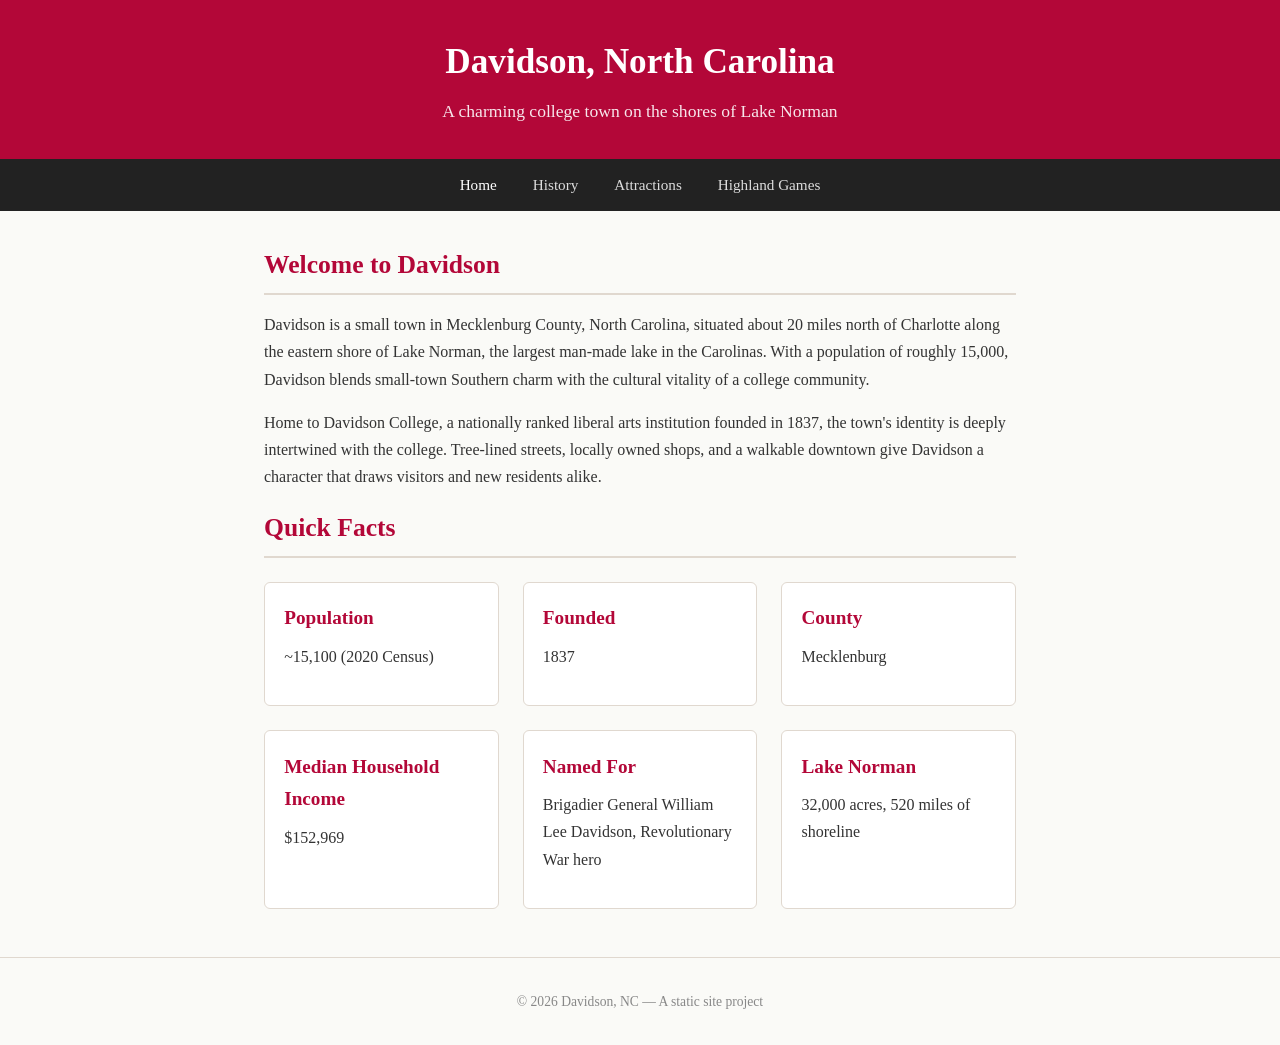
<file: index.html>
<!DOCTYPE html>
<html lang="en">
<head>
  <meta charset="UTF-8">
  <meta name="viewport" content="width=device-width, initial-scale=1.0">
  <title>Davidson, NC</title>
  <link rel="stylesheet" href="style.css">
</head>
<body>
  <header>
    <h1>Davidson, North Carolina</h1>
    <p>A charming college town on the shores of Lake Norman</p>
  </header>
  <nav>
    <a href="index.html" class="active">Home</a>
    <a href="history.html">History</a>
    <a href="attractions.html">Attractions</a>
    <a href="highland-games.html">Highland Games</a>
  </nav>
  <main>
    <h2>Welcome to Davidson</h2>
    <p>
      Davidson is a small town in Mecklenburg County, North Carolina, situated about
      20 miles north of Charlotte along the eastern shore of Lake Norman, the largest
      man-made lake in the Carolinas. With a population of roughly 15,000, Davidson
      blends small-town Southern charm with the cultural vitality of a college community.
    </p>
    <p>
      Home to Davidson College, a nationally ranked liberal arts institution founded in
      1837, the town's identity is deeply intertwined with the college. Tree-lined streets,
      locally owned shops, and a walkable downtown give Davidson a character that draws
      visitors and new residents alike.
    </p>

    <h2>Quick Facts</h2>
    <div class="card-grid">
      <div class="card">
        <h3>Population</h3>
        <p>~15,100 (2020 Census)</p>
      </div>
      <div class="card">
        <h3>Founded</h3>
        <p>1837</p>
      </div>
      <div class="card">
        <h3>County</h3>
        <p>Mecklenburg</p>
      </div>
      <div class="card">
        <h3>Median Household Income</h3>
        <p>$152,969</p>
      </div>
      <div class="card">
        <h3>Named For</h3>
        <p>Brigadier General William Lee Davidson, Revolutionary War hero</p>
      </div>
      <div class="card">
        <h3>Lake Norman</h3>
        <p>32,000 acres, 520 miles of shoreline</p>
      </div>
    </div>
  </main>
  <footer>
    <p>&copy; 2026 Davidson, NC &mdash; A static site project</p>
  </footer>
</body>
</html>
</file>
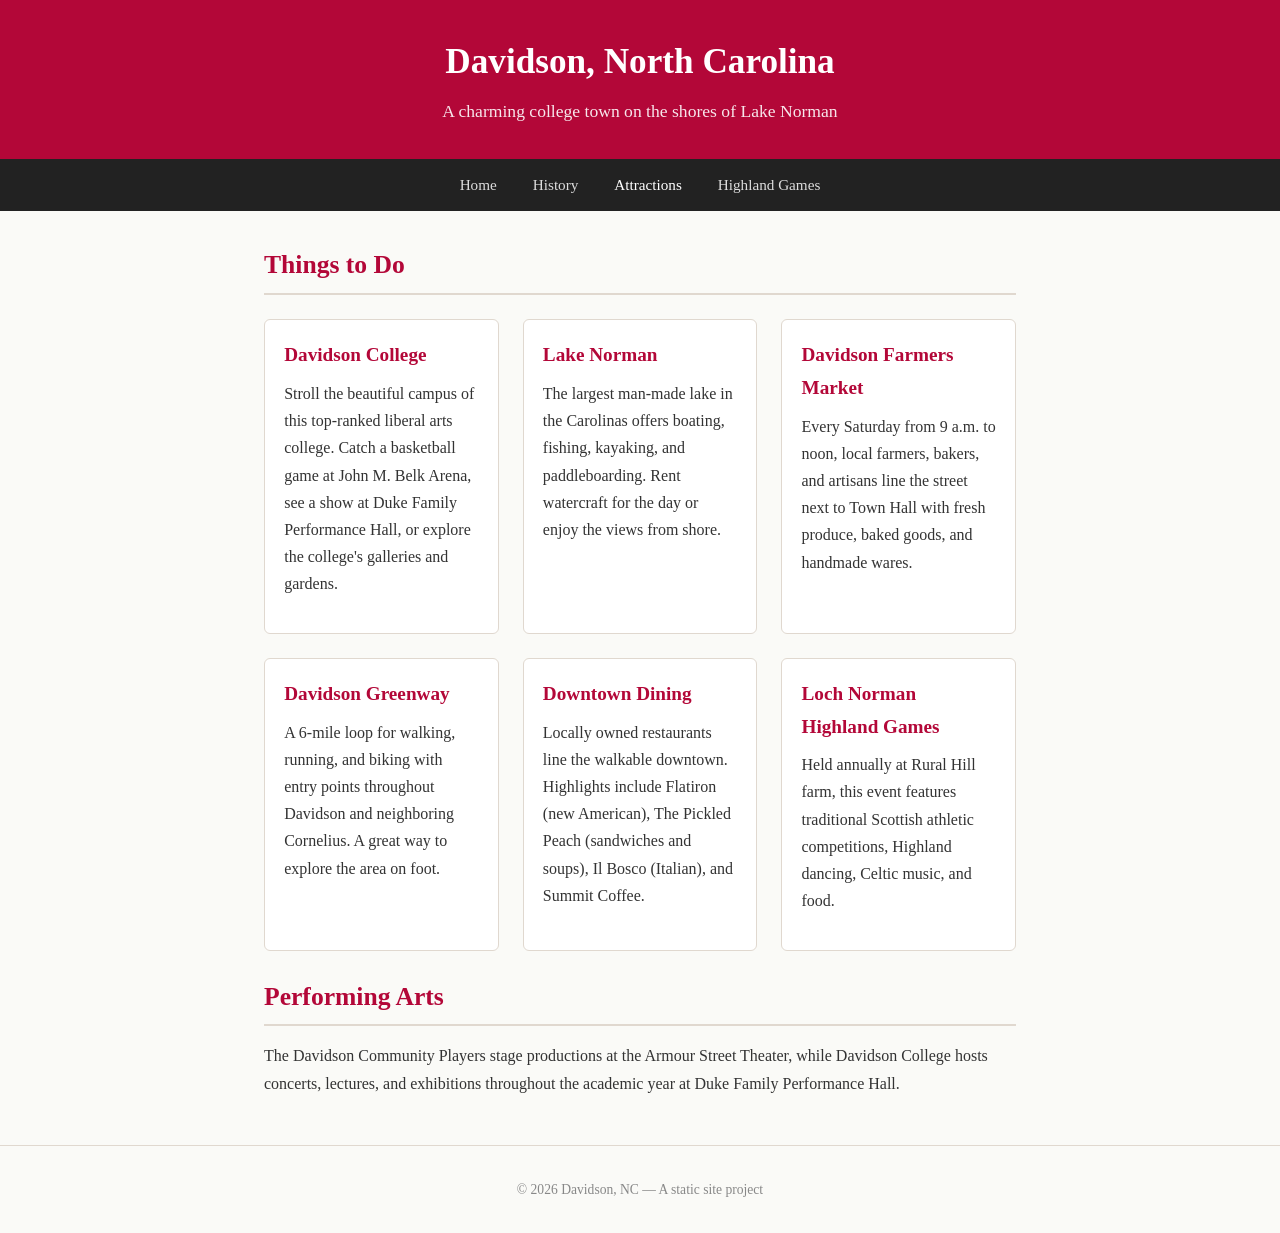
<file: attractions.html>
<!DOCTYPE html>
<html lang="en">
<head>
  <meta charset="UTF-8">
  <meta name="viewport" content="width=device-width, initial-scale=1.0">
  <title>Attractions &mdash; Davidson, NC</title>
  <link rel="stylesheet" href="style.css">
</head>
<body>
  <header>
    <h1>Davidson, North Carolina</h1>
    <p>A charming college town on the shores of Lake Norman</p>
  </header>
  <nav>
    <a href="index.html">Home</a>
    <a href="history.html">History</a>
    <a href="attractions.html" class="active">Attractions</a>
    <a href="highland-games.html">Highland Games</a>
  </nav>
  <main>
    <h2>Things to Do</h2>

    <div class="card-grid">
      <div class="card">
        <h3>Davidson College</h3>
        <p>
          Stroll the beautiful campus of this top-ranked liberal arts college. Catch a
          basketball game at John M. Belk Arena, see a show at Duke Family Performance
          Hall, or explore the college's galleries and gardens.
        </p>
      </div>

      <div class="card">
        <h3>Lake Norman</h3>
        <p>
          The largest man-made lake in the Carolinas offers boating, fishing, kayaking,
          and paddleboarding. Rent watercraft for the day or enjoy the views from shore.
        </p>
      </div>

      <div class="card">
        <h3>Davidson Farmers Market</h3>
        <p>
          Every Saturday from 9 a.m. to noon, local farmers, bakers, and artisans line
          the street next to Town Hall with fresh produce, baked goods, and handmade wares.
        </p>
      </div>

      <div class="card">
        <h3>Davidson Greenway</h3>
        <p>
          A 6-mile loop for walking, running, and biking with entry points throughout
          Davidson and neighboring Cornelius. A great way to explore the area on foot.
        </p>
      </div>

      <div class="card">
        <h3>Downtown Dining</h3>
        <p>
          Locally owned restaurants line the walkable downtown. Highlights include
          Flatiron (new American), The Pickled Peach (sandwiches and soups),
          Il Bosco (Italian), and Summit Coffee.
        </p>
      </div>

      <div class="card">
        <h3>Loch Norman Highland Games</h3>
        <p>
          Held annually at Rural Hill farm, this event features traditional Scottish
          athletic competitions, Highland dancing, Celtic music, and food.
        </p>
      </div>
    </div>

    <h2>Performing Arts</h2>
    <p>
      The Davidson Community Players stage productions at the Armour Street Theater,
      while Davidson College hosts concerts, lectures, and exhibitions throughout the
      academic year at Duke Family Performance Hall.
    </p>
  </main>
  <footer>
    <p>&copy; 2026 Davidson, NC &mdash; A static site project</p>
  </footer>
</body>
</html>
</file>
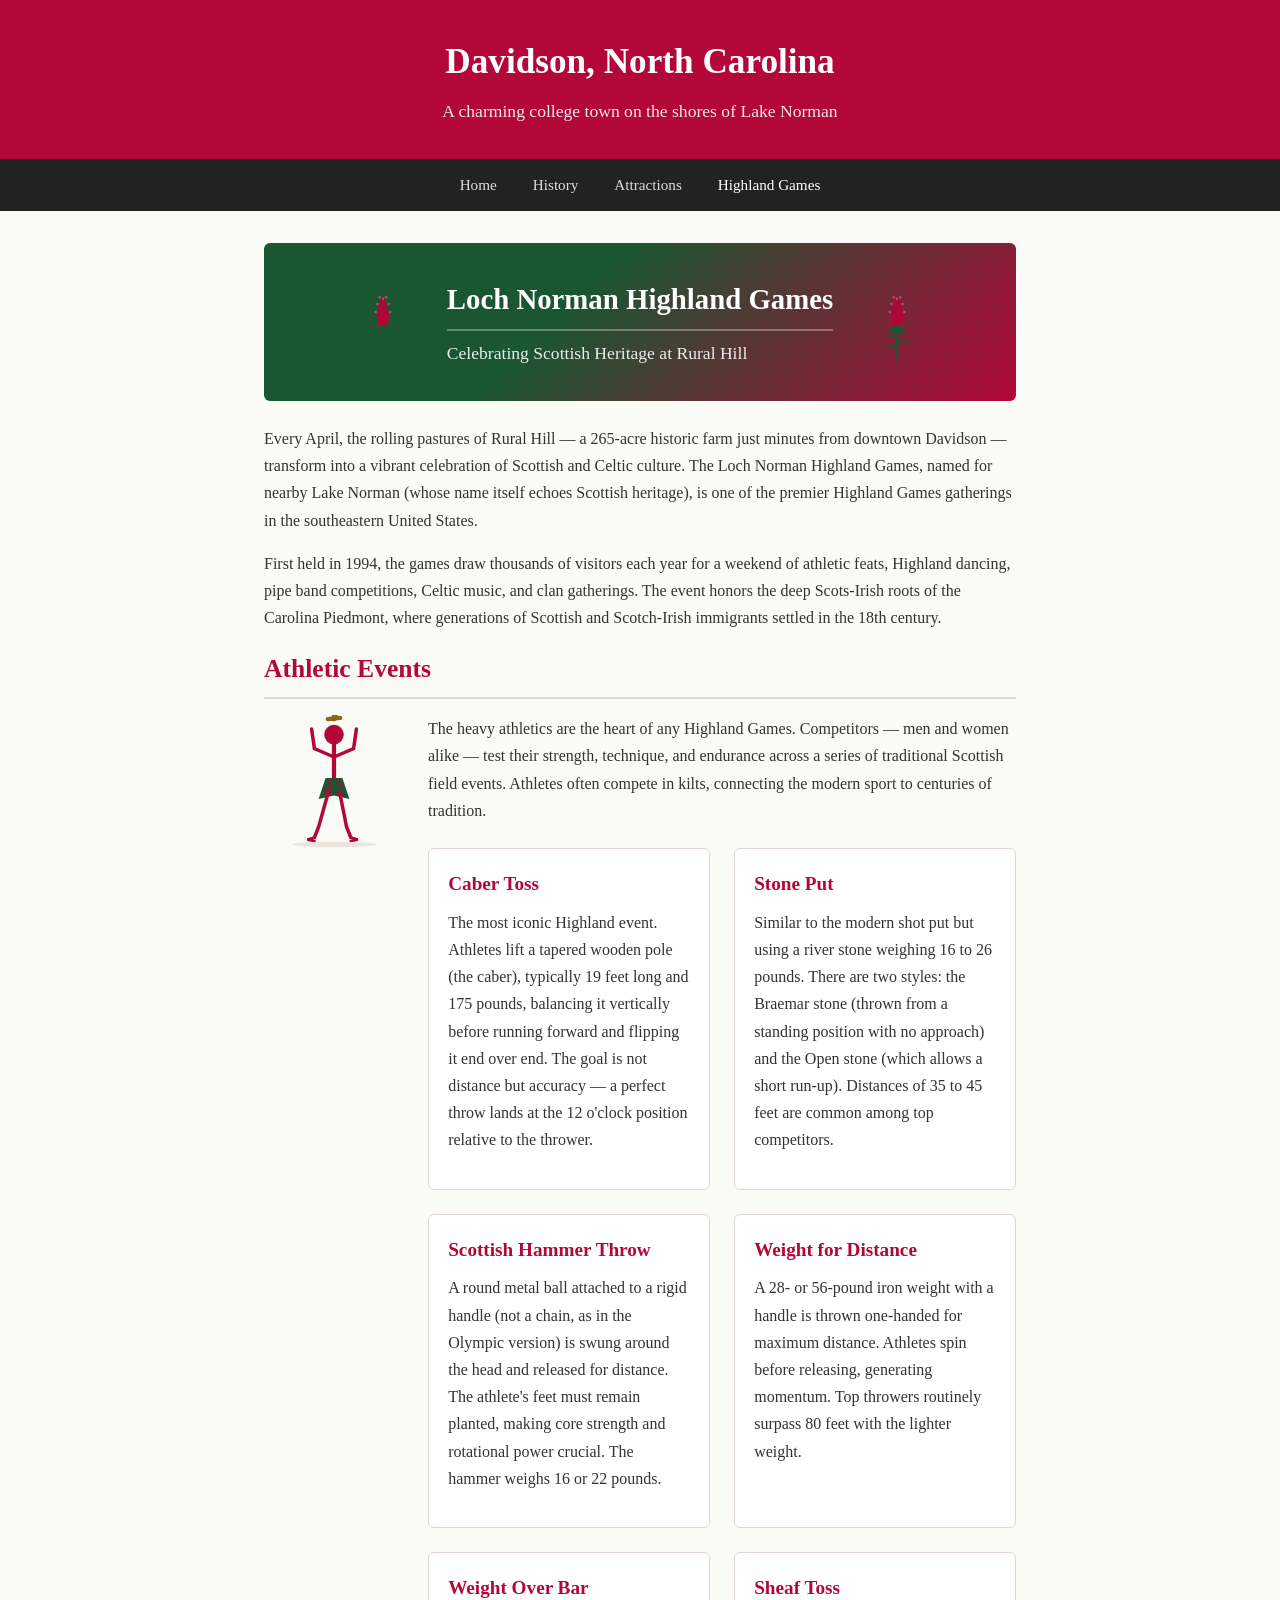
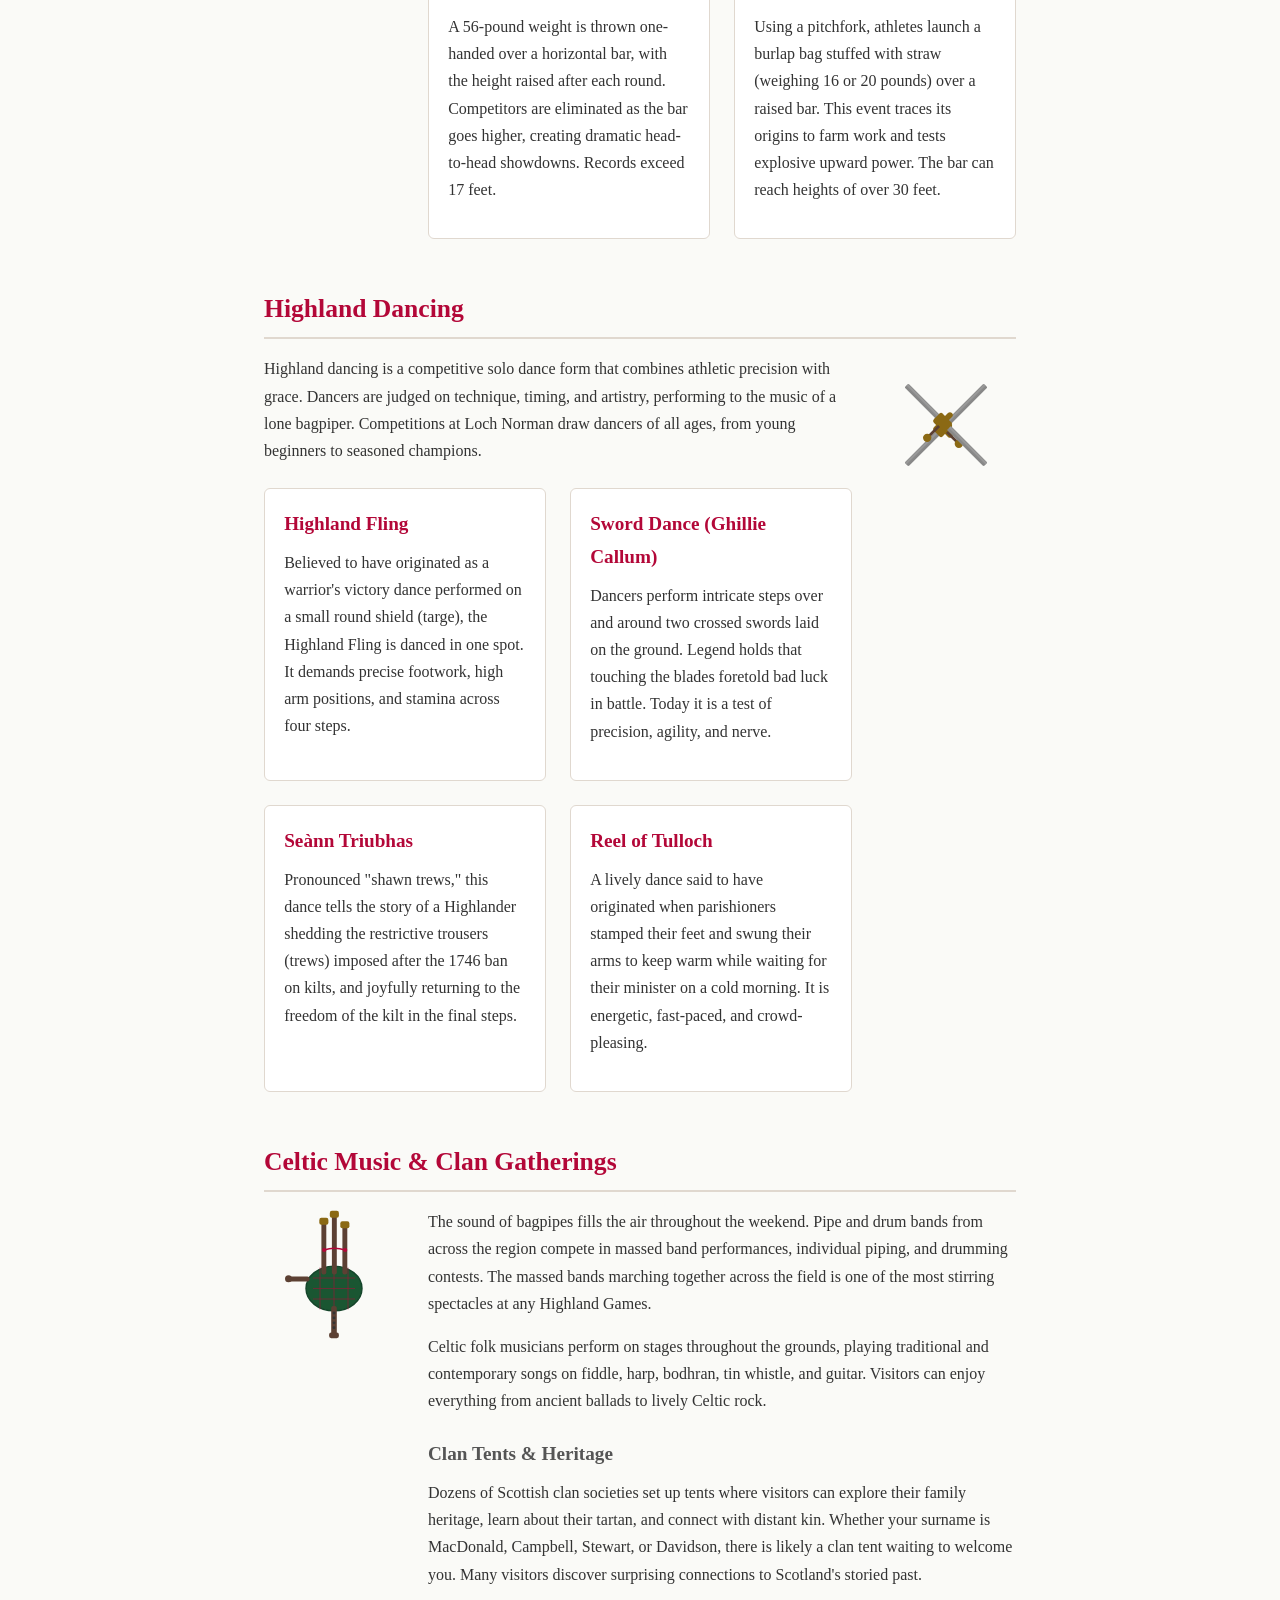
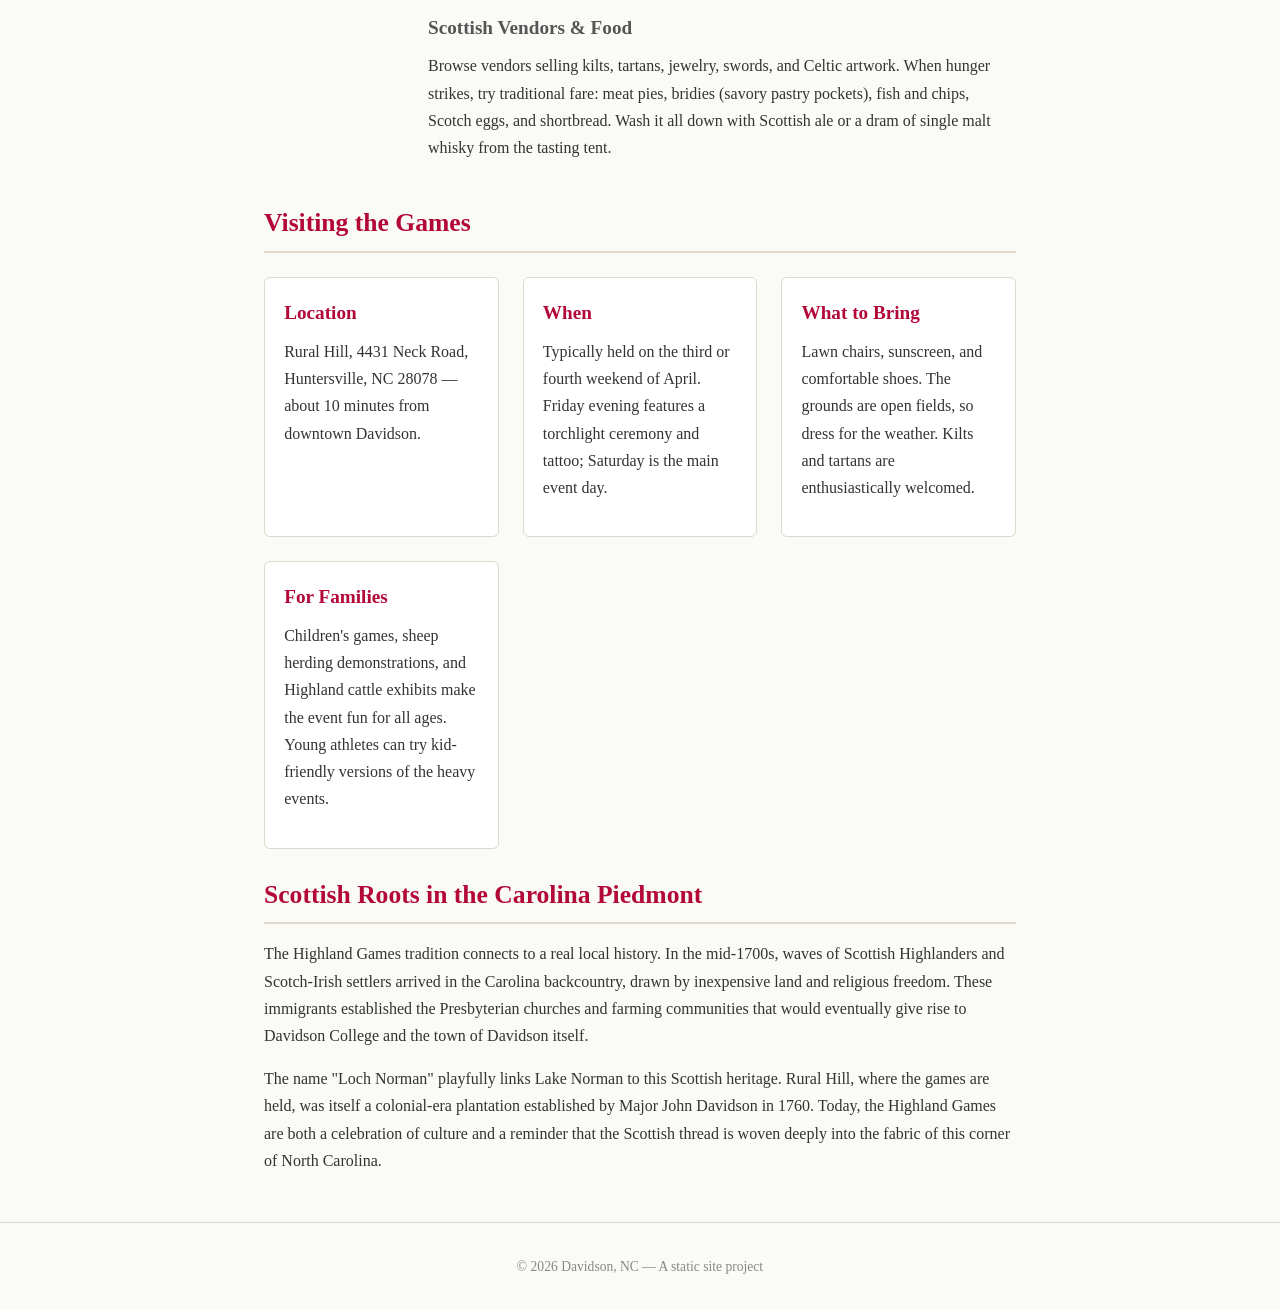
<file: highland-games.html>
<!DOCTYPE html>
<html lang="en">
<head>
  <meta charset="UTF-8">
  <meta name="viewport" content="width=device-width, initial-scale=1.0">
  <title>Highland Games &mdash; Davidson, NC</title>
  <link rel="stylesheet" href="style.css">
</head>
<body>
  <header>
    <h1>Davidson, North Carolina</h1>
    <p>A charming college town on the shores of Lake Norman</p>
  </header>
  <nav>
    <a href="index.html">Home</a>
    <a href="history.html">History</a>
    <a href="attractions.html">Attractions</a>
    <a href="highland-games.html" class="active">Highland Games</a>
  </nav>
  <main>

    <div class="hero-banner">
      <img src="svg/thistle.svg" alt="Scottish thistle" class="hero-svg">
      <div>
        <h2 class="hero-title">Loch Norman Highland Games</h2>
        <p class="hero-subtitle">Celebrating Scottish Heritage at Rural Hill</p>
      </div>
      <img src="svg/thistle.svg" alt="Scottish thistle" class="hero-svg">
    </div>

    <p>
      Every April, the rolling pastures of Rural Hill &mdash; a 265-acre historic farm just
      minutes from downtown Davidson &mdash; transform into a vibrant celebration of Scottish
      and Celtic culture. The Loch Norman Highland Games, named for nearby Lake Norman (whose
      name itself echoes Scottish heritage), is one of the premier Highland Games gatherings in
      the southeastern United States.
    </p>
    <p>
      First held in 1994, the games draw thousands of visitors each year for a weekend of
      athletic feats, Highland dancing, pipe band competitions, Celtic music, and clan
      gatherings. The event honors the deep Scots-Irish roots of the Carolina Piedmont, where
      generations of Scottish and Scotch-Irish immigrants settled in the 18th century.
    </p>

    <h2>Athletic Events</h2>
    <div class="section-with-svg">
      <img src="svg/caber-toss.svg" alt="Caber toss athlete" class="section-svg">
      <div>
        <p>
          The heavy athletics are the heart of any Highland Games. Competitors &mdash; men and
          women alike &mdash; test their strength, technique, and endurance across a series of
          traditional Scottish field events. Athletes often compete in kilts, connecting the
          modern sport to centuries of tradition.
        </p>

        <div class="card-grid">
          <div class="card">
            <h3>Caber Toss</h3>
            <p>
              The most iconic Highland event. Athletes lift a tapered wooden pole (the caber),
              typically 19 feet long and 175 pounds, balancing it vertically before running
              forward and flipping it end over end. The goal is not distance but accuracy &mdash;
              a perfect throw lands at the 12 o'clock position relative to the thrower.
            </p>
          </div>

          <div class="card">
            <h3>Stone Put</h3>
            <p>
              Similar to the modern shot put but using a river stone weighing 16 to 26 pounds.
              There are two styles: the Braemar stone (thrown from a standing position with no
              approach) and the Open stone (which allows a short run-up). Distances of 35 to
              45 feet are common among top competitors.
            </p>
          </div>

          <div class="card">
            <h3>Scottish Hammer Throw</h3>
            <p>
              A round metal ball attached to a rigid handle (not a chain, as in the Olympic
              version) is swung around the head and released for distance. The athlete's feet
              must remain planted, making core strength and rotational power crucial. The hammer
              weighs 16 or 22 pounds.
            </p>
          </div>

          <div class="card">
            <h3>Weight for Distance</h3>
            <p>
              A 28- or 56-pound iron weight with a handle is thrown one-handed for maximum
              distance. Athletes spin before releasing, generating momentum. Top throwers
              routinely surpass 80 feet with the lighter weight.
            </p>
          </div>

          <div class="card">
            <h3>Weight Over Bar</h3>
            <p>
              A 56-pound weight is thrown one-handed over a horizontal bar, with the height
              raised after each round. Competitors are eliminated as the bar goes higher,
              creating dramatic head-to-head showdowns. Records exceed 17 feet.
            </p>
          </div>

          <div class="card">
            <h3>Sheaf Toss</h3>
            <p>
              Using a pitchfork, athletes launch a burlap bag stuffed with straw (weighing 16
              or 20 pounds) over a raised bar. This event traces its origins to farm work and
              tests explosive upward power. The bar can reach heights of over 30 feet.
            </p>
          </div>
        </div>
      </div>
    </div>

    <h2>Highland Dancing</h2>
    <div class="section-with-svg">
      <div>
        <p>
          Highland dancing is a competitive solo dance form that combines athletic precision
          with grace. Dancers are judged on technique, timing, and artistry, performing to
          the music of a lone bagpiper. Competitions at Loch Norman draw dancers of all ages,
          from young beginners to seasoned champions.
        </p>

        <div class="card-grid">
          <div class="card">
            <h3>Highland Fling</h3>
            <p>
              Believed to have originated as a warrior's victory dance performed on a small
              round shield (targe), the Highland Fling is danced in one spot. It demands
              precise footwork, high arm positions, and stamina across four steps.
            </p>
          </div>

          <div class="card">
            <h3>Sword Dance (Ghillie Callum)</h3>
            <p>
              Dancers perform intricate steps over and around two crossed swords laid on the
              ground. Legend holds that touching the blades foretold bad luck in battle. Today
              it is a test of precision, agility, and nerve.
            </p>
          </div>

          <div class="card">
            <h3>Se&agrave;nn Triubhas</h3>
            <p>
              Pronounced "shawn trews," this dance tells the story of a Highlander shedding the
              restrictive trousers (trews) imposed after the 1746 ban on kilts, and joyfully
              returning to the freedom of the kilt in the final steps.
            </p>
          </div>

          <div class="card">
            <h3>Reel of Tulloch</h3>
            <p>
              A lively dance said to have originated when parishioners stamped their feet and
              swung their arms to keep warm while waiting for their minister on a cold morning.
              It is energetic, fast-paced, and crowd-pleasing.
            </p>
          </div>
        </div>
      </div>
      <img src="svg/crossed-swords.svg" alt="Crossed Highland swords" class="section-svg">
    </div>

    <h2>Celtic Music &amp; Clan Gatherings</h2>
    <div class="section-with-svg">
      <img src="svg/bagpipes.svg" alt="Bagpipes" class="section-svg">
      <div>
        <p>
          The sound of bagpipes fills the air throughout the weekend. Pipe and drum bands from
          across the region compete in massed band performances, individual piping, and
          drumming contests. The massed bands marching together across the field is one of the
          most stirring spectacles at any Highland Games.
        </p>
        <p>
          Celtic folk musicians perform on stages throughout the grounds, playing traditional
          and contemporary songs on fiddle, harp, bodhran, tin whistle, and guitar. Visitors
          can enjoy everything from ancient ballads to lively Celtic rock.
        </p>

        <h3>Clan Tents &amp; Heritage</h3>
        <p>
          Dozens of Scottish clan societies set up tents where visitors can explore their
          family heritage, learn about their tartan, and connect with distant kin. Whether
          your surname is MacDonald, Campbell, Stewart, or Davidson, there is likely a clan
          tent waiting to welcome you. Many visitors discover surprising connections to
          Scotland's storied past.
        </p>

        <h3>Scottish Vendors &amp; Food</h3>
        <p>
          Browse vendors selling kilts, tartans, jewelry, swords, and Celtic artwork. When
          hunger strikes, try traditional fare: meat pies, bridies (savory pastry pockets),
          fish and chips, Scotch eggs, and shortbread. Wash it all down with Scottish ale
          or a dram of single malt whisky from the tasting tent.
        </p>
      </div>
    </div>

    <h2>Visiting the Games</h2>
    <div class="card-grid">
      <div class="card">
        <h3>Location</h3>
        <p>
          Rural Hill, 4431 Neck Road, Huntersville, NC 28078 &mdash; about 10 minutes from
          downtown Davidson.
        </p>
      </div>
      <div class="card">
        <h3>When</h3>
        <p>
          Typically held on the third or fourth weekend of April. Friday evening features
          a torchlight ceremony and tattoo; Saturday is the main event day.
        </p>
      </div>
      <div class="card">
        <h3>What to Bring</h3>
        <p>
          Lawn chairs, sunscreen, and comfortable shoes. The grounds are open fields, so
          dress for the weather. Kilts and tartans are enthusiastically welcomed.
        </p>
      </div>
      <div class="card">
        <h3>For Families</h3>
        <p>
          Children's games, sheep herding demonstrations, and Highland cattle exhibits make
          the event fun for all ages. Young athletes can try kid-friendly versions of the
          heavy events.
        </p>
      </div>
    </div>

    <h2>Scottish Roots in the Carolina Piedmont</h2>
    <p>
      The Highland Games tradition connects to a real local history. In the mid-1700s,
      waves of Scottish Highlanders and Scotch-Irish settlers arrived in the Carolina
      backcountry, drawn by inexpensive land and religious freedom. These immigrants
      established the Presbyterian churches and farming communities that would eventually
      give rise to Davidson College and the town of Davidson itself.
    </p>
    <p>
      The name "Loch Norman" playfully links Lake Norman to this Scottish heritage. Rural
      Hill, where the games are held, was itself a colonial-era plantation established by
      Major John Davidson in 1760. Today, the Highland Games are both a celebration of
      culture and a reminder that the Scottish thread is woven deeply into the fabric of
      this corner of North Carolina.
    </p>

  </main>
  <footer>
    <p>&copy; 2026 Davidson, NC &mdash; A static site project</p>
  </footer>
</body>
</html>
</file>
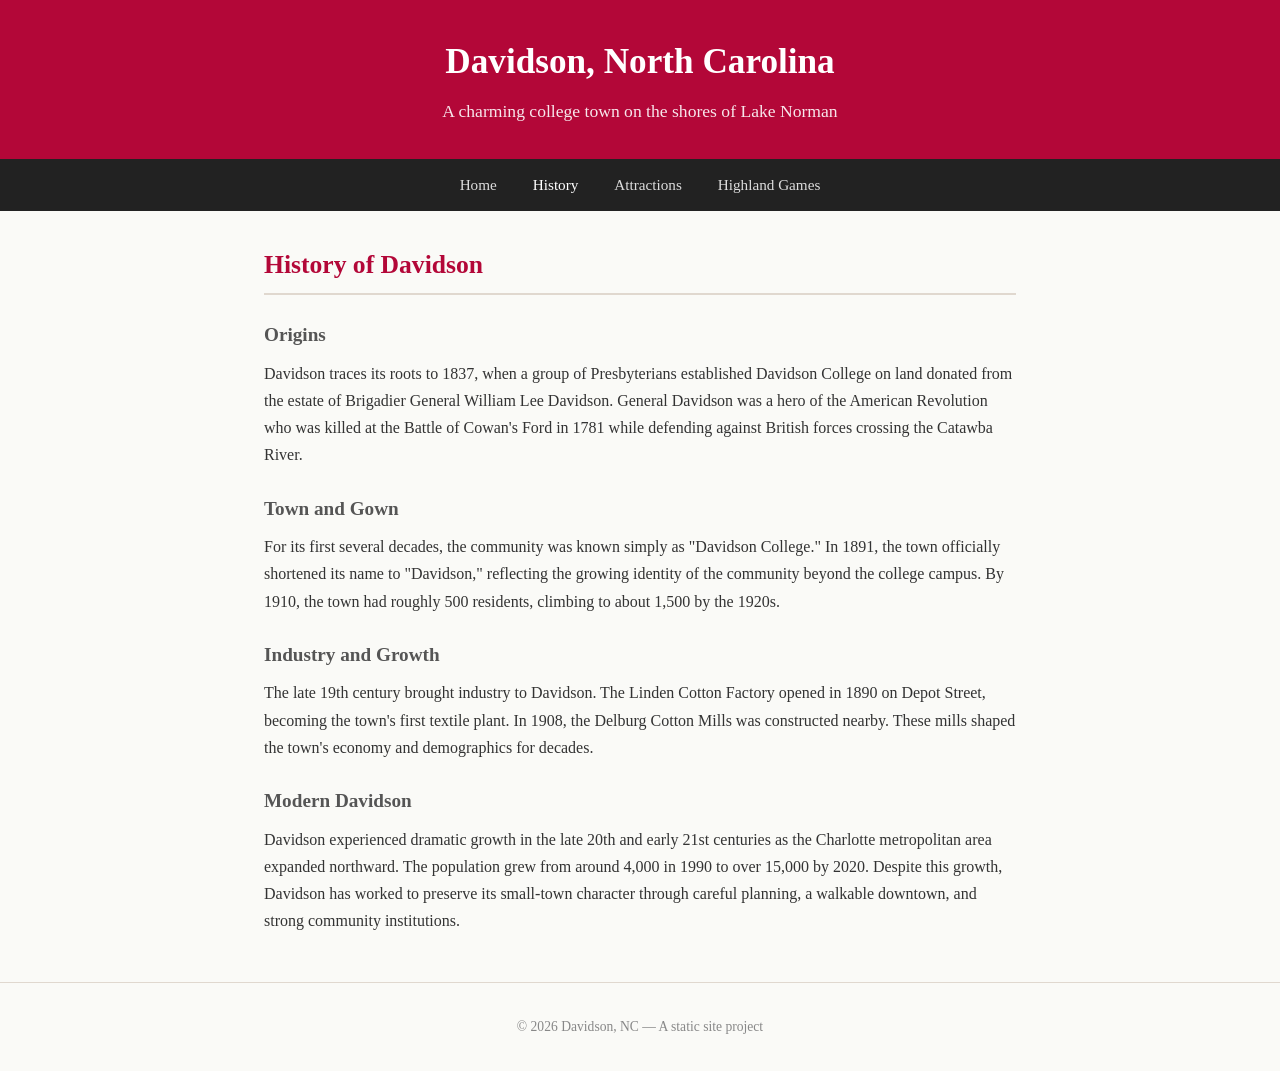
<file: history.html>
<!DOCTYPE html>
<html lang="en">
<head>
  <meta charset="UTF-8">
  <meta name="viewport" content="width=device-width, initial-scale=1.0">
  <title>History &mdash; Davidson, NC</title>
  <link rel="stylesheet" href="style.css">
</head>
<body>
  <header>
    <h1>Davidson, North Carolina</h1>
    <p>A charming college town on the shores of Lake Norman</p>
  </header>
  <nav>
    <a href="index.html">Home</a>
    <a href="history.html" class="active">History</a>
    <a href="attractions.html">Attractions</a>
    <a href="highland-games.html">Highland Games</a>
  </nav>
  <main>
    <h2>History of Davidson</h2>

    <h3>Origins</h3>
    <p>
      Davidson traces its roots to 1837, when a group of Presbyterians established
      Davidson College on land donated from the estate of Brigadier General William Lee
      Davidson. General Davidson was a hero of the American Revolution who was killed
      at the Battle of Cowan's Ford in 1781 while defending against British forces
      crossing the Catawba River.
    </p>

    <h3>Town and Gown</h3>
    <p>
      For its first several decades, the community was known simply as "Davidson College."
      In 1891, the town officially shortened its name to "Davidson," reflecting the
      growing identity of the community beyond the college campus. By 1910, the town
      had roughly 500 residents, climbing to about 1,500 by the 1920s.
    </p>

    <h3>Industry and Growth</h3>
    <p>
      The late 19th century brought industry to Davidson. The Linden Cotton Factory
      opened in 1890 on Depot Street, becoming the town's first textile plant. In 1908,
      the Delburg Cotton Mills was constructed nearby. These mills shaped the town's
      economy and demographics for decades.
    </p>

    <h3>Modern Davidson</h3>
    <p>
      Davidson experienced dramatic growth in the late 20th and early 21st centuries as
      the Charlotte metropolitan area expanded northward. The population grew from around
      4,000 in 1990 to over 15,000 by 2020. Despite this growth, Davidson has worked to
      preserve its small-town character through careful planning, a walkable downtown,
      and strong community institutions.
    </p>
  </main>
  <footer>
    <p>&copy; 2026 Davidson, NC &mdash; A static site project</p>
  </footer>
</body>
</html>
</file>
<file: style.css>
* {
  margin: 0;
  padding: 0;
  box-sizing: border-box;
}

body {
  font-family: Georgia, 'Times New Roman', serif;
  line-height: 1.7;
  color: #333;
  background: #fafaf7;
}

header {
  background: #b30738;
  color: #fff;
  padding: 2rem 1rem;
  text-align: center;
}

header h1 {
  font-size: 2.2rem;
  margin-bottom: 0.3rem;
}

header p {
  font-size: 1.1rem;
  opacity: 0.9;
}

nav {
  background: #222;
  padding: 0.8rem 1rem;
  text-align: center;
}

nav a {
  color: #ddd;
  text-decoration: none;
  margin: 0 1rem;
  font-size: 0.95rem;
  transition: color 0.2s;
}

nav a:hover,
nav a.active {
  color: #fff;
}

main {
  max-width: 800px;
  margin: 2rem auto;
  padding: 0 1.5rem;
}

main h2 {
  font-size: 1.6rem;
  margin-bottom: 1rem;
  color: #b30738;
  border-bottom: 2px solid #e0d8cf;
  padding-bottom: 0.4rem;
}

main h3 {
  font-size: 1.2rem;
  margin: 1.5rem 0 0.5rem;
  color: #555;
}

main p {
  margin-bottom: 1rem;
}

main ul {
  margin: 0 0 1rem 1.5rem;
}

main li {
  margin-bottom: 0.4rem;
}

.card-grid {
  display: grid;
  grid-template-columns: repeat(auto-fit, minmax(220px, 1fr));
  gap: 1.5rem;
  margin: 1.5rem 0;
}

.card {
  background: #fff;
  border: 1px solid #e0d8cf;
  border-radius: 6px;
  padding: 1.2rem;
}

.card h3 {
  margin-top: 0;
  color: #b30738;
}

/* Highland Games page styles */
.hero-banner {
  display: flex;
  align-items: center;
  justify-content: center;
  gap: 1.5rem;
  background: linear-gradient(135deg, #1a5632 0%, #1a5632 40%, #b30738 100%);
  color: #fff;
  padding: 2rem 1.5rem;
  border-radius: 6px;
  margin-bottom: 1.5rem;
}

.hero-banner .hero-title {
  font-size: 1.8rem;
  color: #fff;
  border-bottom: 2px solid rgba(255,255,255,0.3);
  padding-bottom: 0.3rem;
  margin-bottom: 0.5rem;
}

.hero-banner .hero-subtitle {
  font-size: 1.1rem;
  opacity: 0.9;
  margin-bottom: 0;
}

.hero-svg {
  width: 80px;
  height: 80px;
  flex-shrink: 0;
}

.section-with-svg {
  display: flex;
  gap: 1.5rem;
  align-items: flex-start;
  margin-bottom: 1.5rem;
}

.section-svg {
  width: 140px;
  height: 140px;
  flex-shrink: 0;
}

@media (max-width: 600px) {
  .hero-banner {
    flex-direction: column;
    text-align: center;
  }
  .section-with-svg {
    flex-direction: column;
    align-items: center;
  }
  .section-svg {
    width: 100px;
    height: 100px;
  }
}

footer {
  text-align: center;
  padding: 2rem 1rem;
  color: #888;
  font-size: 0.85rem;
  border-top: 1px solid #e0d8cf;
  margin-top: 3rem;
}
</file>
